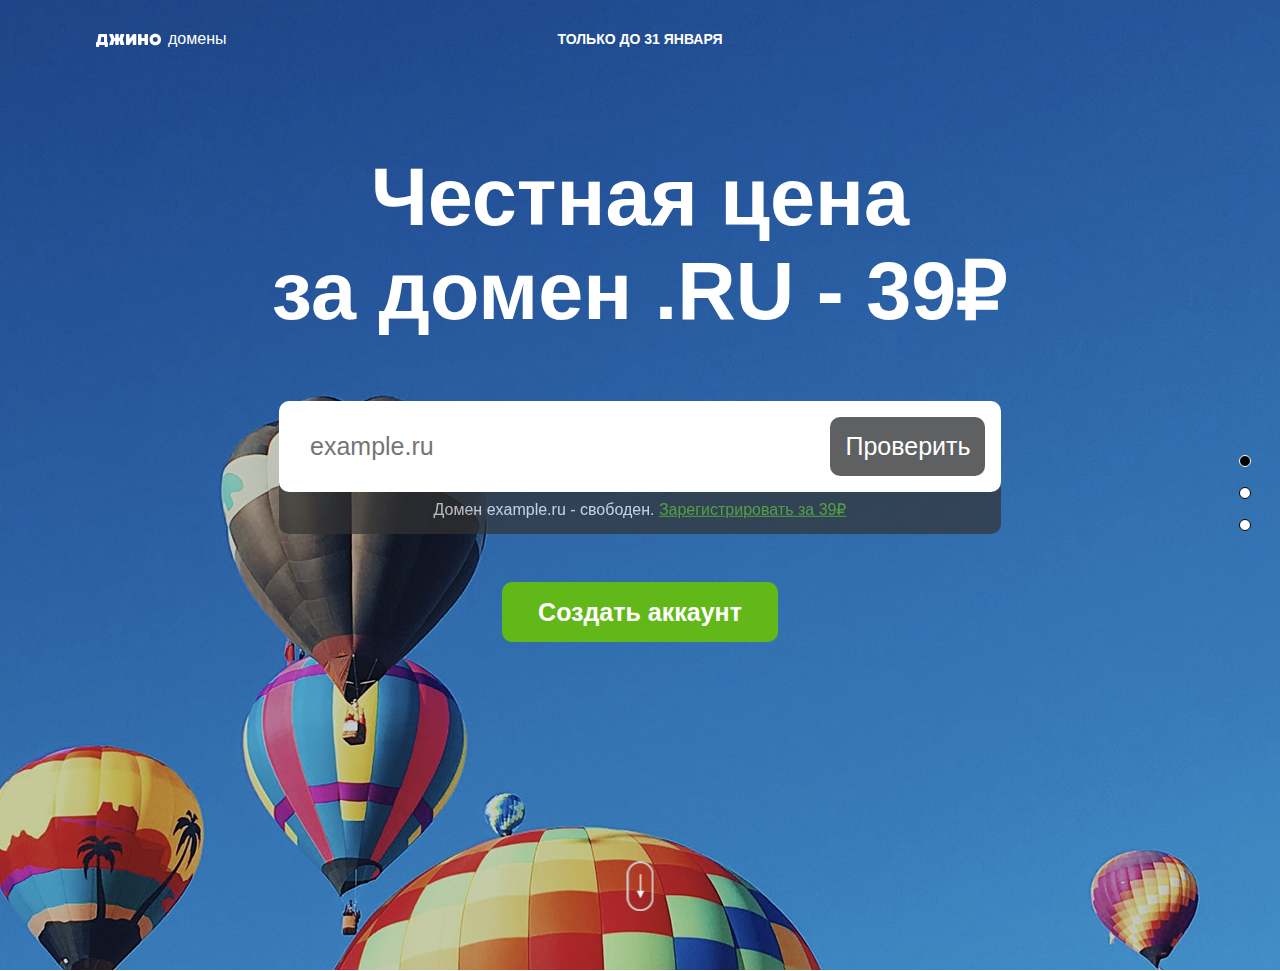
<file: www/task1-domains/index.html>
﻿<!DOCTYPE html>
<html lang="en">
<head>
    <link rel="stylesheet" type="text/css" href="css\style.css">
    <meta charset="UTF-8">
    <meta name="viewport" content="initial-scale=0.9">
    <title>task1-domains</title>
</head>
<body>
    <div class="circle">
        <div class="circle_activ"></div>
        <div></div>
        <div></div>
    </div>
    <div>
        <div id="list" class="block_1">
            <div class="wrapper">
                <div class="grid">
                    <div class="logo">
                        <img src="img\logo.svg" alt="">
                        <div> домены</div>
                    </div>
                </div>
                <div class="grid">
                    <div class="title">
                        <strong>Честная цена<br>за домен .RU - 39&#8381</strong>
                    </div>
                </div>
                <div class="grid">
                    <div class="form">
                        <div>
                            <form  action="" method="post">
                                <input class="input" id="take" type="text" placeholder="example.ru">
                                <input class="btn_2" type="button" value="Проверить" onclick="valid()">
                            </form>
                        </div>
                        <div class="backg">
                            <p id="return">Домен example.ru - свободен. <a href="">Зарегистрировать за 39&#8381</a></p>
                        </div>
                    </div>
                </div>
                <div class="grid"></div>
                <div class="grid">
                    <div class="btn_1">
                            <button type="button">
                                <a href="">Создать аккаунт</a>
                            </button>
                    </div>
                </div>
                <div class="grid">
                    <div class="top" style="text-transform: uppercase">
                        <strong>только до 31 января</strong>
                    </div>
                    <div class="down">
                        <a href=""><img src="img\down.png" alt=""></a>
                    </div>
                </div>
                <div class="grid"></div>
                <div class="grid"></div>
                <div class="grid"></div>
                <div class="grid"></div>
                <div class="grid"></div>
                <div class="grid">
                </div>
            </div>
        </div>
        <div id="list" class="block_2">
            <div class="wrapper">
                <div class="grid">
                    <div class="logo">
                        <img src="img\logo.svg" alt="">
                        <div> домены</div>
                    </div>
                    <div id="links_1" class="links">
                        <div class="link">
                            <img src="img\businesscard.svg" alt=""><p><br>Сайт-визитка</p>
                            <div class="border"></div><div></div>
                        </div>
                        <div class="link">
                            <img src="img\dns.svg" alt=""><p><br>Поддержка DNS</p>
                            <div class="border"></div><div></div>
                        </div>
                        <div class="link">
                            <img src="img\certificate.svg" alt=""><p>Сертификат о владении<br>доменом</p>
                            <div class="border"></div><div></div>
                        </div>
                        <div class="link">
                            <img src="img\autorenewal.svg" alt=""><p><br>Автоопределение</p>
                            <div class="border"></div><div></div>
                        </div>
                    </div>
                    <div class="contents">
                        <div class="content">
                            <p>Для любого вашего домена, зарегистрированного на «Джино», вы можете в несколько кликов создать простую страницу-визитку.
                            Это удобно,<br> если ваш основной сайт еще не готов, или если домен вам нужен только для почты.<br><br>
                            Вы можете разместить здесь краткую информацию о себе или вашем бизнесе, ссылки на аккаунты в соцсетях и любые другие сайты.<br>
                            Создание и поддержка базового варианта сайта-визитки абсолютно бесплатны.</p>
                        </div>
                        <div class="content">
                            <p>Зарегистрировав домен через «Джино», вы бесплатно получаете постоянную возможность изменения NS-записей и направления домена туда,<br>
                            куда вам хочется.<br><br>
                            У вас несколько доменов? Мы предоставляем бесплатную поддержку DNS для всех доменов, зарегистрированных и поддерживаемых «Джино».</p>
                        </div>
                        <div class="content">
                            <p>Подтвердите владение доменным именем с помощью официального сертификата «Джино». Вам достаточно распечатать документ в формате <br>PDF,
                            который будет доступен в панели управления сразу же после делегирования домена.</p>
                        </div>
                        <div class="content">
                            <p>С помощью функции «Автопродление» больше не нужно беспокоиться о том, что ваш домен внезапно перестанет работать.
                            «Джино» <br>заблаговременно продлит регистрацию на следующий период и вышлет вам уведомление об этом.</p>
                        </div>
                    </div>
                    <div id="links_1" class="links">
                        <div class="link">
                            <img src="img\cloud.svg" alt=""><p>Облычное хранилище<br>на 20Гб</p>
                            <div class="border"></div><div></div>
                        </div>
                        <div class="link">
                            <img src="img\freessl.svg" alt=""><p><br>Бесплатный SSL-сертификат</p>
                            <div class="border"></div><div></div>
                        </div>
                        <div class="link">
                            <img src="img\dnssec.svg" alt=""><p><br>DNSSEC в один клик</p>
                            <div class="border"></div><div></div>
                        </div>
                        <div class="link">
                            <img src="img\redirect.svg" alt=""><p><br>Перенаправление</p>
                            <div class="border"></div><div></div>
                        </div>
                    </div>
                    <div class="contents">
                        <div class="content">
                            <p>Специально для своих клиентов «Джино» предлагает абсолютно бесплатный сервис — «Джино.Облако».
                            Это надежное место для хранения <br>файлов — здесь точно поместится всё. Вы получите постоянный доступ к
                            своей музыке, фотографиям и документам и сможете без труда <br>делиться данными с кем угодно.</p>
                        </div>
                        <div class="content">
                            <p>Будучи клиентом «Джино», вы можете бесплатно получить SSL-сертификат от удостоверяющего центра Let’s Encrypt.
                            Данный сертификат <br>позволит вашим сайтам работать по безопасному протоколу HTTPS и избежать предупреждений
                            браузера о том, что на сайте используется <br>незашифрованное соединение.<br><br>
                            Вы можете легко обзавестись сертификатом: в разделе «Домены» вашего аккаунта выберите нужный домен и на
                            странице его настроек <br>перейдите во вкладку «SSL». Сертификат выдаётся по нажатию одной кнопки и продлевается автоматически.</p>
                        </div>
                        <div class="content">
                            <p>С помощью технологии цифрового подписывания ответа DNS-сервера вы можете застраховаться от возможной его подмены и быть
                            <br>уверенными в том, что посетители вашего сайта не попали на замаскированный сайт злоумышленников.<br><br>Для подключения
                            DNSSEC необходимо перейти в соответствующую вкладку в настройках вашего домена и нажать кнопку «Включить».</p>
                        </div>
                        <div class="content">
                            <p>Зарегистрировав домен на «Джино», вы сможете в любой момент просто и бесплатно перенаправить его на любую страницу
                            любого сайта.<br><br>У вас есть своя группа в социальной сети? Дайте ей персональный домен и она сможет стать полноценным
                            сайтом, а не только страницей соцсети! <br>Персонифицирование при помощи перенаправления доменного имени от «Джино» — это дополнительный
                            инструмент в продвижении и <br>идентификации вашей деятельности.</p>
                        </div>
                    </div>
                </div>
                <div class="grid">
                </div>
                <div class="grid">
                    <div class="top_middle">
                        <strong>Зарегистрировав у нас домен, вы получите</strong>
                    </div>
                </div>
                <div class="grid">
                </div>
                <div class="grid">
                    <div class="btn_1">
                        <button type="button">
                            <a href="">Создать аккаунт</a>
                        </button>
                    </div>
                </div>
                <div class="grid"></div>
                <div class="grid"></div>
                <div class="grid"></div>
                <div class="grid">
                </div>
                <div class="grid">
                </div>
                <div class="grid"></div>
                <div class="grid"></div>
            </div>
        </div>
        <div id="list" class="block_3">
            <div class="wrapper">
                <div class="grid">
                    <div class="logo">
                        <img src="img\logo.svg" alt="">
                        <div> домены</div>
                    </div>
                    <div class="red_box">
                        <div>
                            <p>Вы получите 1000 баллов в системе лояльности <a href="">Джино.Плюсы</a>,
                            <br>зарегистрировавшись в течении <strong>24 часов</strong> после посещения данной страницы</p>
                            <p class="min_p">Вы получите 1000 баллов в системе лояльности <a href="">Джино.Плюсы</a>,
                            <br>зарегистрировавшись в течении <strong>24 часов</strong> после посещения<br>данной страницы</p>
                        </div>
                        <div class="h100">
                            <div class="line"></div>
                            <div>
                                1000<img src="img\plus-bold.svg" width="30px" height="30px" alt="plus">
                            </div>
                        </div>
                    </div>
                    <div class="red_box_min">
                        <div>
                            <p>Вы получите 1000 баллов в системе лояльности <a href="">Джино.Плюсы</a>,
                            <br>зарегистрировавшись в течении <strong>24 часов</strong><br>после посещения данной страницы</p>
                        </div>
                    </div>
                    <div class="copyright">
                        &#169 &#171<a href="">Джино</a>&#187, 2003-2017. &#171Джино&#187
                        является зарегистрированным товарным знаком. Лицензия на телематические услуги
                        связи № 97495 от 09.03.2012. <a href="">Правовая информация</a>
                    </div>
                    <div class="copyright_min1">
                            &#169 &#171<a href="">Джино</a>&#187, 2003-2017. &#171Джино&#187
                            является зарегистрированным товарным знаком. Лицензия на телематические услуги
                            связи № 97495 от 09.03.2012.<br><a href="">Правовая информация</a>
                    </div>
                    <div class="copyright_min2">
                            &#169 &#171<a href="">Джино</a>&#187, 2003-2017. &#171Джино&#187
                            является зарегистрированным товарным знаком.<br>Лицензия на телематические услуги
                            связи № 97495 от 09.03.2012. <a href="">Правовая информация</a>
                    </div>
                </div>
                <div class="grid">

                </div>
                <div class="grid">
                    <div class="top_bot2">
                        <strong>&#171Джино&#187 более 18 лет на рынке, <br>
                        имеет 270 000 довольных клиентов,<br>
                        собственную панель управления<br>
                        и многое другое.</strong>
                    </div>
                </div>
                <div class="grid">
                    <div class="top_bot1">
                        <strong>Почему стоит выбрать &#171Джино&#187?</strong>
                    </div>
                </div>
                <div class="grid">
                    <div class="btn_1">
                            <button type="button">
                                <a href="">Создать аккаунт</a>
                            </button>
                    </div>
                </div>
                <div class="grid"></div>
                <div class="grid"></div>
                <div class="grid"></div>
                <div class="grid"></div>
                <div class="grid">
                </div>
                <div class="grid">
                    <!--<div class="h100">
                        <strong>1000</strong><img src="img\plus-bold.svg" width="30px" height="30px" alt="plus">
                    </div>-->
                </div>
                <div class="grid"></div>
            </div>
        </div>
    </div>
    <script src="js/javasc.js"></script>
</body>
</html>
</file>
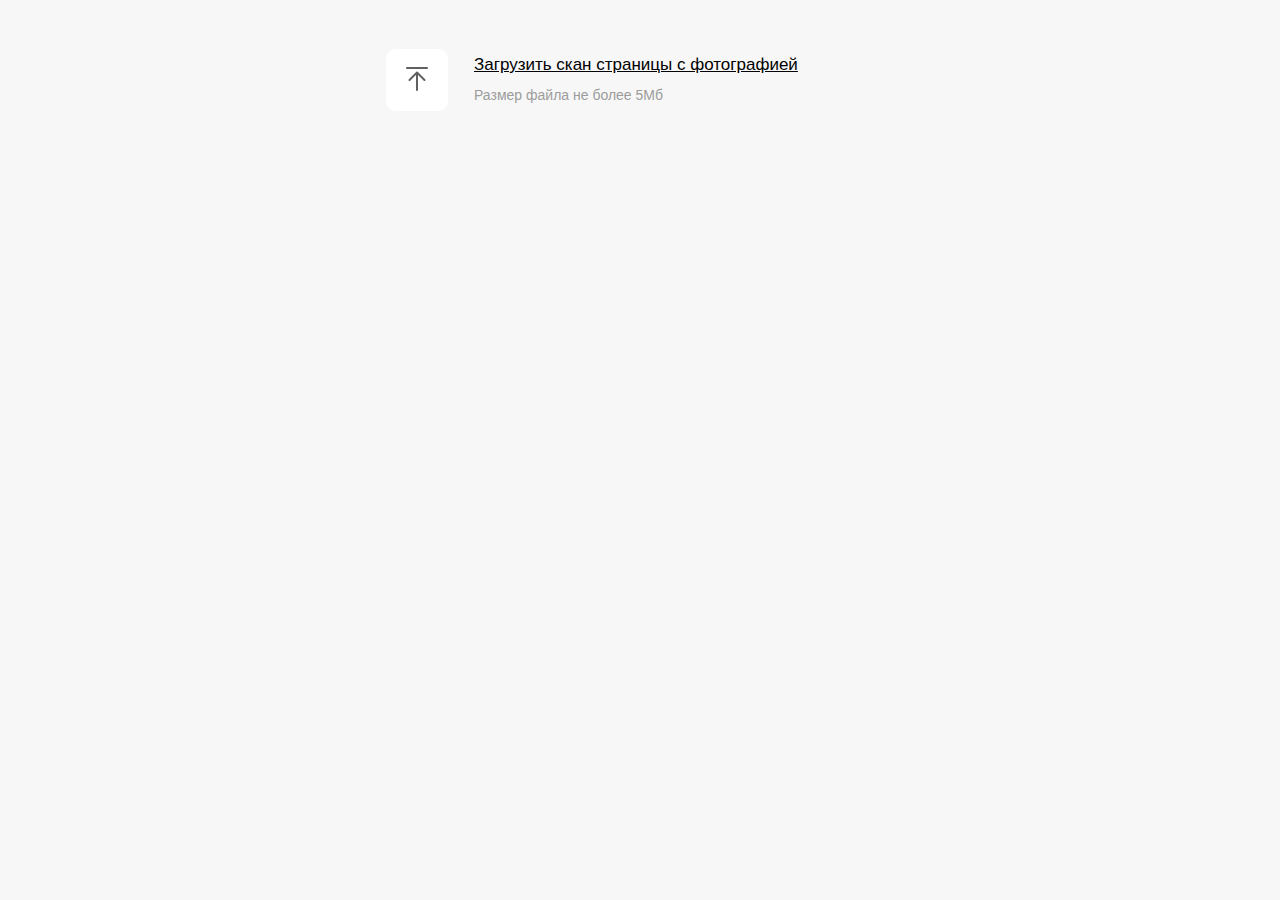
<file: www/task2-documents/index.html>
<!DOCTYPE html>
<html lang="en">
<head>
    <link rel="stylesheet" type="text/css" href="css\style.css">
    <meta charset="UTF-8">
    <meta name="viewport" content="initial-scale=0.9">
    <title>task2-documents</title>
</head>
<body>
    <div class="block">
        <div class="grid">
            <a href="#modal">
                <div class="load" data-target="#modal">
                    <!--<img src="img\upload.svg" width="40px" height="40px" alt="">-->
                </div>
            </a>
            <div class="link">
                <a href="#modal">Загрузить скан страницы с фотографией</a>
                <p>Размер файла не более 5Мб</p>
            </div>
            <div></div>
        </div>
    </div>

    <div id="modal" class="modal_back">
        <div class="modal_win">
            <input class="input" id="take" type="text" value="Скан документа">
            <input class="btn_1" type="button" value="Подтвердить " onclick="input_name_file()">
            <input class="btn_choose" id="fileInput" type="button" value="Выберите файл" onclick="document.getElementById('getFile').click()">
            <input type="file" id="getFile" accept="image/*" onchange="name_file(this.files)">
            <a href="#close"><input class="btn_2" type="button" value="Загрузить" onclick="addBlock()"></a>
            <a href="#close"><input class="btn_3" type="button" id="close" value="Закрыть"></a>
        </div>
    </div>
    <script async src="js/javasc.js"></script>
</body>
</html>
</file>
